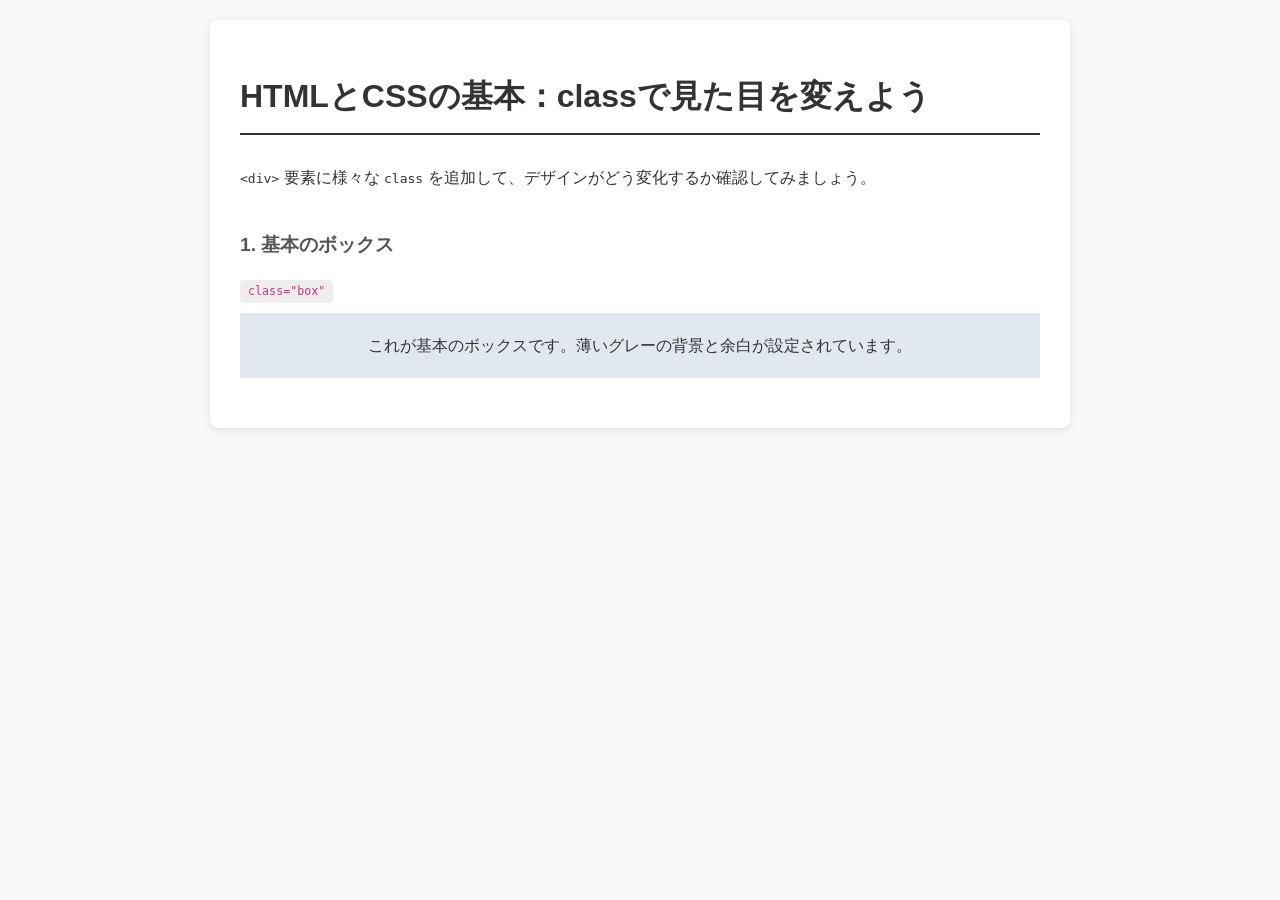
<file: simple_html/index.html>
<!doctype html>
<html lang="ja">
    <head>
        <meta charset="UTF-8" />
        <meta name="viewport" content="width=device-width, initial-scale=1.0" />
        <title>CSSでデザインを変えてみよう</title>
        <link rel="stylesheet" type="text/css" href="style.css" />
    </head>
    <body>
        <div class="container">
            <h1>HTMLとCSSの基本：classで見た目を変えよう</h1>
            <p>
                <code>&lt;div&gt;</code> 要素に様々な
                <code>class</code>
                を追加して、デザインがどう変化するか確認してみましょう。
            </p>

            <!-- セクション1: 基本 -->
            <h2>1. 基本のボックス</h2>
            <span class="code-label">class="box"</span>
            <div class="box">
                これが基本のボックスです。薄いグレーの背景と余白が設定されています。
            </div>
        </div>
    </body>
</html>
</file>
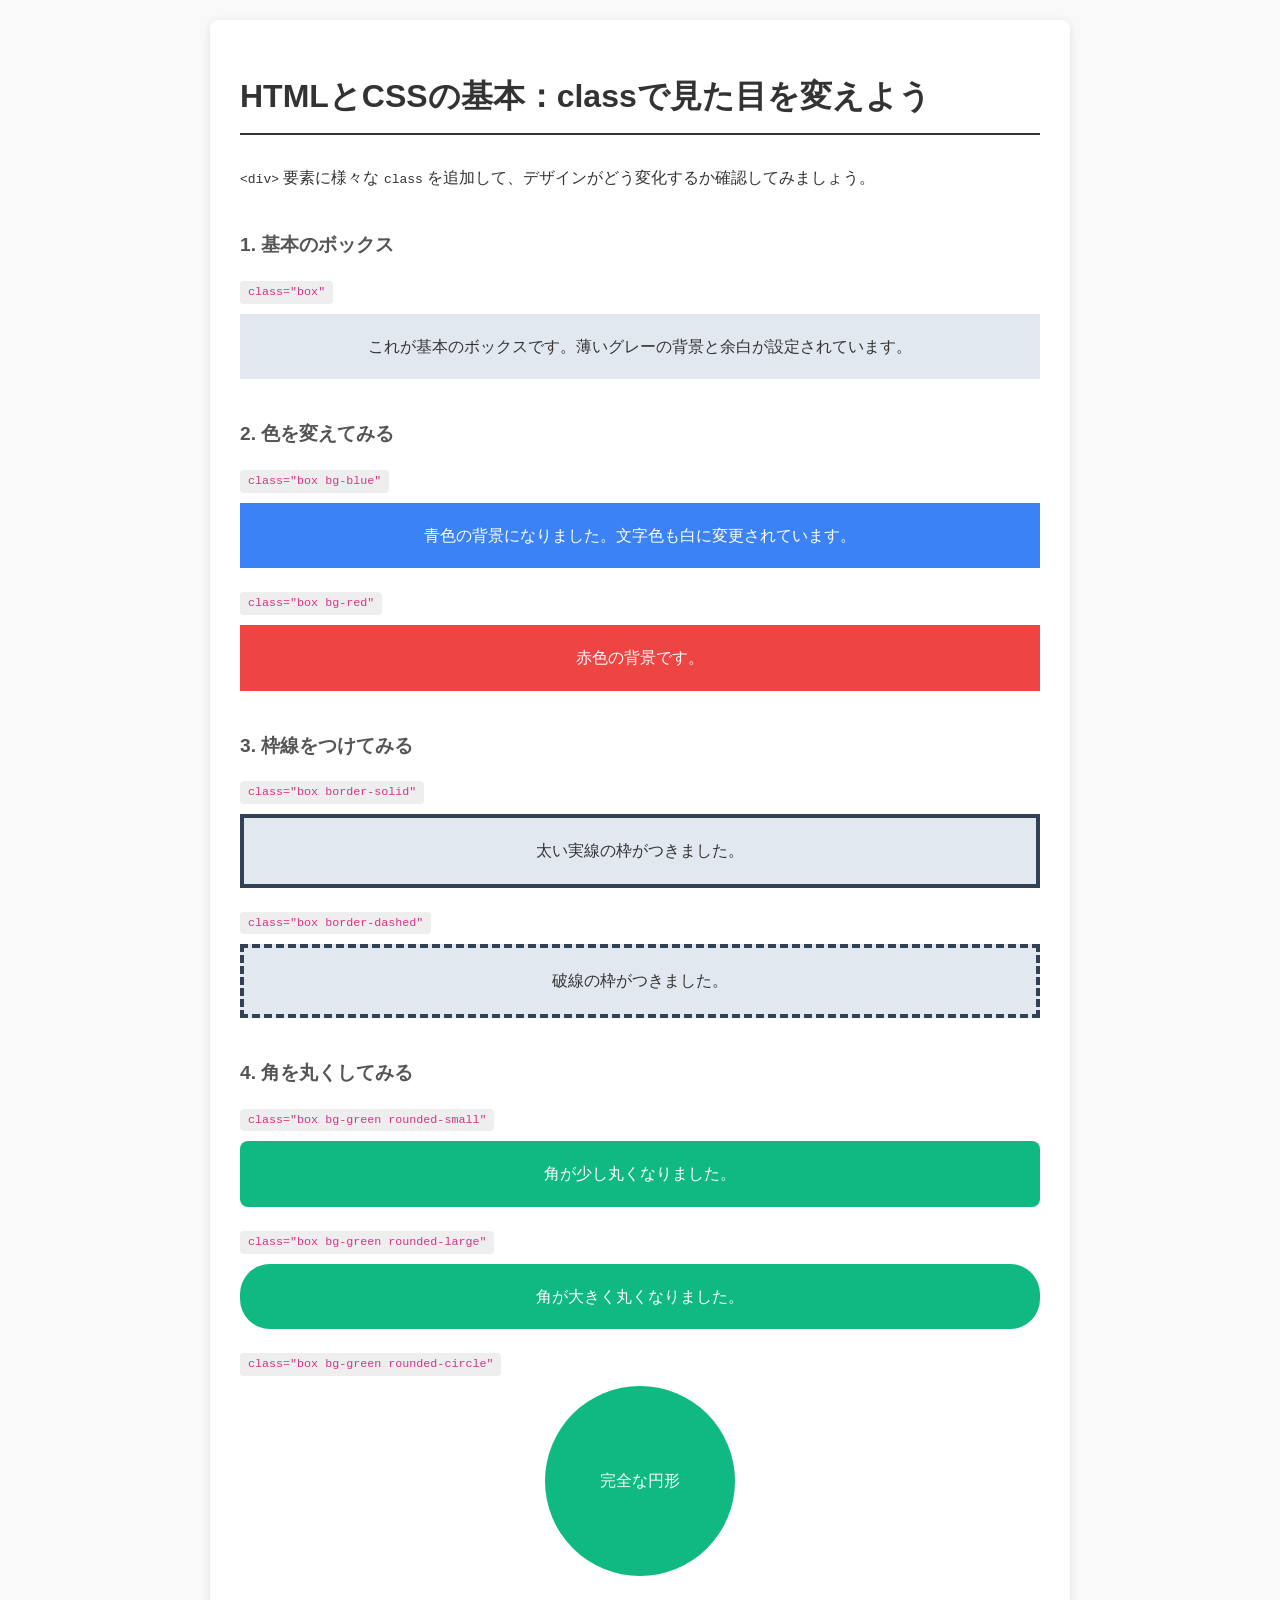
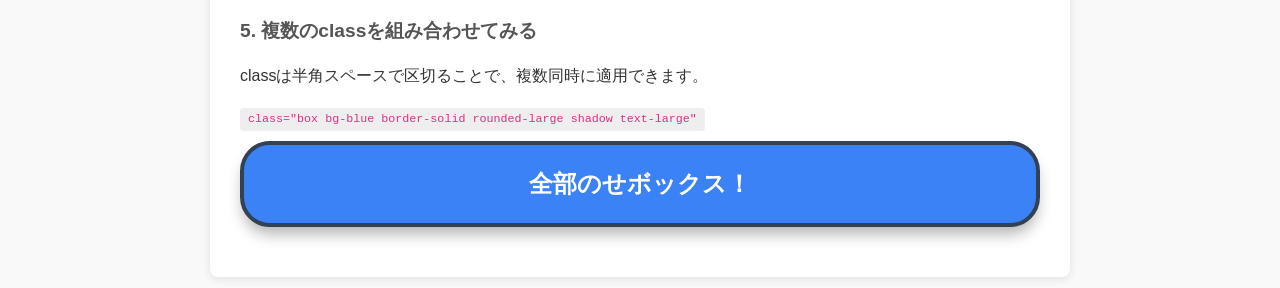
<file: simple_html/sample.html>
<!doctype html>
<html lang="ja">
    <head>
        <meta charset="UTF-8" />
        <meta name="viewport" content="width=device-width, initial-scale=1.0" />
        <title>CSSでデザインを変えてみよう（サンプル）</title>
        <link rel="stylesheet" type="text/css" href="style.css" />
    </head>
    <body>
        <div class="container">
            <h1>HTMLとCSSの基本：classで見た目を変えよう</h1>
            <p>
                <code>&lt;div&gt;</code> 要素に様々な
                <code>class</code>
                を追加して、デザインがどう変化するか確認してみましょう。
            </p>

            <!-- セクション1: 基本 -->
            <h2>1. 基本のボックス</h2>
            <span class="code-label">class="box"</span>
            <div class="box">
                これが基本のボックスです。薄いグレーの背景と余白が設定されています。
            </div>

            <!-- セクション2: 色 -->
            <h2>2. 色を変えてみる</h2>
            <span class="code-label">class="box bg-blue"</span>
            <div class="box bg-blue">
                青色の背景になりました。文字色も白に変更されています。
            </div>

            <span class="code-label">class="box bg-red"</span>
            <div class="box bg-red">赤色の背景です。</div>

            <!-- セクション3: 枠線 -->
            <h2>3. 枠線をつけてみる</h2>
            <span class="code-label">class="box border-solid"</span>
            <div class="box border-solid">太い実線の枠がつきました。</div>

            <span class="code-label">class="box border-dashed"</span>
            <div class="box border-dashed">破線の枠がつきました。</div>

            <!-- セクション4: 角の丸み -->
            <h2>4. 角を丸くしてみる</h2>
            <span class="code-label">class="box bg-green rounded-small"</span>
            <div class="box bg-green rounded-small">
                角が少し丸くなりました。
            </div>

            <span class="code-label">class="box bg-green rounded-large"</span>
            <div class="box bg-green rounded-large">
                角が大きく丸くなりました。
            </div>

            <span class="code-label">class="box bg-green rounded-circle"</span>
            <div class="box bg-green rounded-circle">完全な円形</div>

            <!-- セクション5: 組み合わせ -->
            <h2>5. 複数のclassを組み合わせてみる</h2>
            <p>classは半角スペースで区切ることで、複数同時に適用できます。</p>

            <span class="code-label"
                >class="box bg-blue border-solid rounded-large shadow
                text-large"</span
            >
            <div
                class="box bg-blue border-solid rounded-large shadow text-large"
            >
                全部のせボックス！
            </div>
        </div>
    </body>
</html>
</file>
<file: simple_html/style.css>
/* * 全体の基本設定（リセットとベーススタイル）
*/
body {
    font-family:
        "Helvetica Neue", Arial, "Hiragino Kaku Gothic ProN", "Hiragino Sans",
        Meiryo, sans-serif;
    background-color: #f9f9f9;
    color: #333;
    line-height: 1.6;
    margin: 0;
    padding: 20px;
}

.container {
    max-width: 800px;
    margin: 0 auto;
    background-color: #fff;
    padding: 30px;
    border-radius: 8px;
    box-shadow: 0 2px 10px rgba(0, 0, 0, 0.1);
}

h1 {
    border-bottom: 2px solid #333;
    padding-bottom: 10px;
    margin-bottom: 30px;
}

h2 {
    margin-top: 40px;
    color: #555;
    font-size: 1.2rem;
}

.code-label {
    display: inline-block;
    background-color: #eee;
    padding: 2px 8px;
    border-radius: 4px;
    font-family: monospace;
    font-size: 0.9em;
    margin-bottom: 10px;
    color: #d63384;
}

/* * ここから下が講義のメインとなるCSSクラスです
*/

/* 1. 基本のボックス */
.box {
    padding: 20px;
    margin-bottom: 20px;
    background-color: #e2e8f0; /* 薄いグレー */
    text-align: center;
    transition: all 0.3s ease; /* アニメーション用（少し高度なおまけ） */
}

/* 2. 背景色を変更するクラス */
.bg-blue {
    background-color: #3b82f6;
    color: white; /* 背景が濃いので文字色を白に */
}

.bg-red {
    background-color: #ef4444;
    color: white;
}

.bg-green {
    background-color: #10b981;
    color: white;
}

/* 3. 枠線を変更するクラス */
.border-solid {
    border: 4px solid #334155; /* 実線 */
}

.border-dashed {
    border: 4px dashed #334155; /* 破線 */
}

/* 4. 角の丸みを変更するクラス */
.rounded-small {
    border-radius: 8px; /* 少し丸く */
}

.rounded-large {
    border-radius: 30px; /* 大きく丸く */
}

.rounded-circle {
    border-radius: 50%; /* 円形（縦横の幅が同じ場合） */
    width: 150px;
    height: 150px;
    display: flex;
    align-items: center;
    justify-content: center;
    margin: 0 auto 20px auto;
}

/* 5. 装飾（影・文字サイズ）を追加するクラス */
.shadow {
    box-shadow: 0 10px 15px -3px rgba(0, 0, 0, 0.3); /* ドロップシャドウ */
}

.text-large {
    font-size: 1.5rem;
    font-weight: bold;
}
</file>
